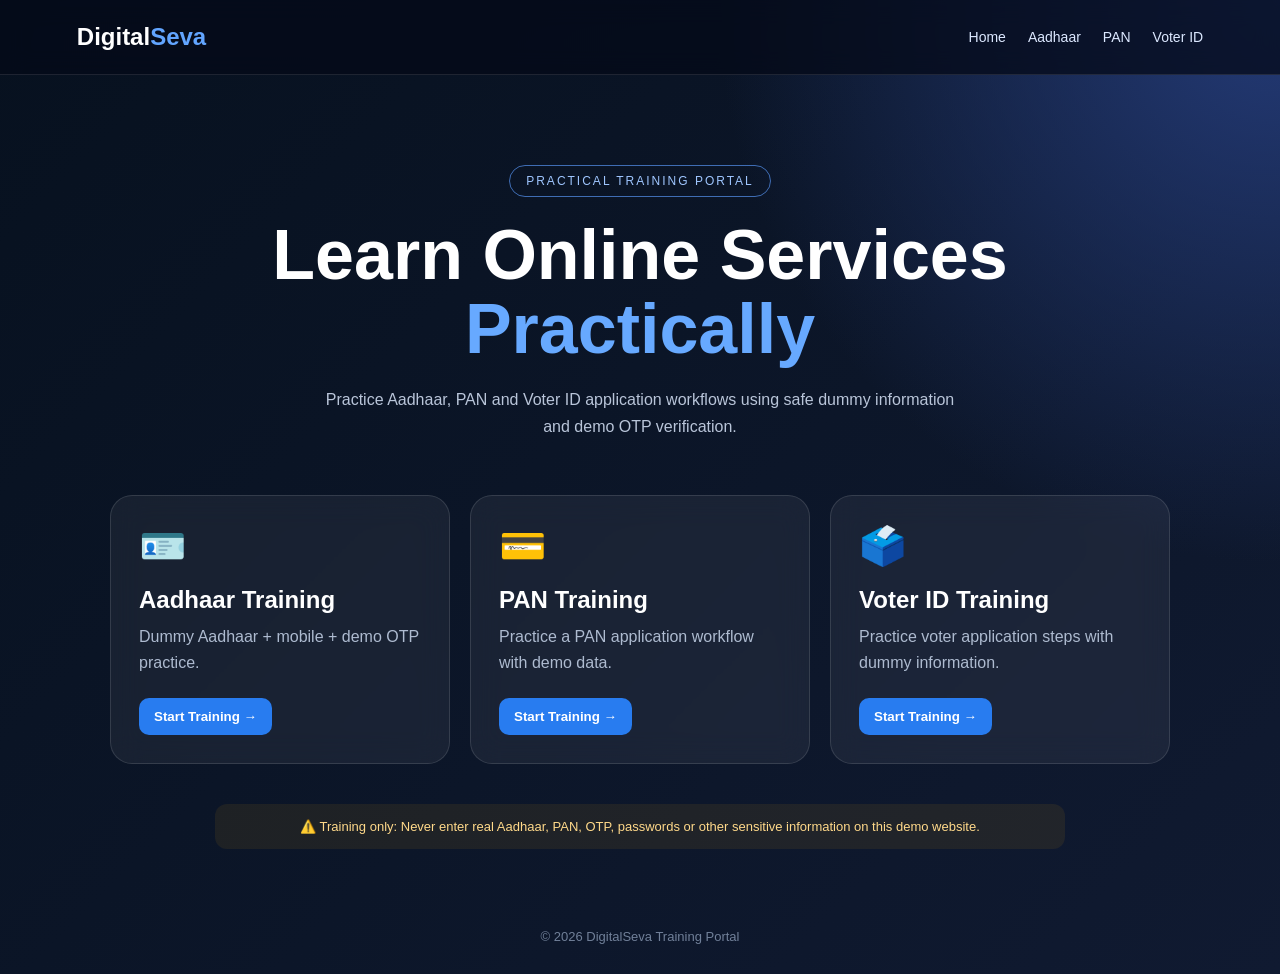
<file: index.html>
<!DOCTYPE html>
<html lang="en">
<head>
  <meta charset="UTF-8">
  <meta name="viewport" content="width=device-width, initial-scale=1.0">
  <title>Digital Seva Training</title>
  <link rel="stylesheet" href="style.css">
</head>
<body>

<header>
  <div class="logo">Digital<span>Seva</span></div>
  <nav>
    <a href="index.html">Home</a>
    <a href="aadhaar.html">Aadhaar</a>
    <a href="pan.html">PAN</a>
    <a href="voter.html">Voter ID</a>
  </nav>
</header>

<main class="hero">
  <div class="badge">PRACTICAL TRAINING PORTAL</div>
  <h1>Learn Online Services<br><span>Practically</span></h1>
  <p>
    Practice Aadhaar, PAN and Voter ID application workflows
    using safe dummy information and demo OTP verification.
  </p>

  <div class="cards">

    <a class="service-card" href="aadhaar.html">
      <div class="icon">🪪</div>
      <h2>Aadhaar Training</h2>
      <p>Dummy Aadhaar + mobile + demo OTP practice.</p>
      <button>Start Training →</button>
    </a>

    <a class="service-card" href="pan.html">
      <div class="icon">💳</div>
      <h2>PAN Training</h2>
      <p>Practice a PAN application workflow with demo data.</p>
      <button>Start Training →</button>
    </a>

    <a class="service-card" href="voter.html">
      <div class="icon">🗳️</div>
      <h2>Voter ID Training</h2>
      <p>Practice voter application steps with dummy information.</p>
      <button>Start Training →</button>
    </a>

  </div>

  <div class="notice">
    ⚠️ Training only: Never enter real Aadhaar, PAN, OTP, passwords or other
    sensitive information on this demo website.
  </div>
</main>

<footer>
  © 2026 DigitalSeva Training Portal
</footer>

</body>
</html>
</file>
<file: style.css>
* {
  box-sizing: border-box;
  margin: 0;
  padding: 0;
}

body {
  font-family: Arial, sans-serif;
  background:
    radial-gradient(circle at top right, #243b78 0, transparent 35%),
    linear-gradient(135deg, #07111f, #101a31);
  color: white;
  min-height: 100vh;
}

header {
  height: 75px;
  padding: 0 6%;
  display: flex;
  align-items: center;
  justify-content: space-between;
  border-bottom: 1px solid rgba(255,255,255,.1);
  background: rgba(5,10,25,.75);
  backdrop-filter: blur(12px);
}

.logo {
  font-size: 24px;
  font-weight: 800;
}

.logo span {
  color: #62a5ff;
}

nav {
  display: flex;
  gap: 22px;
}

nav a {
  color: #dce8ff;
  text-decoration: none;
  font-size: 14px;
}

nav a:hover {
  color: white;
}

.hero {
  max-width: 1100px;
  margin: auto;
  padding: 90px 20px 50px;
  text-align: center;
}

.badge {
  display: inline-block;
  padding: 8px 16px;
  border: 1px solid #3f6db4;
  border-radius: 50px;
  font-size: 12px;
  letter-spacing: 2px;
  color: #9fc6ff;
  margin-bottom: 22px;
}

h1 {
  font-size: clamp(38px, 7vw, 70px);
  line-height: 1.05;
  margin-bottom: 20px;
}

.hero h1 span {
  color: #67a9ff;
}

.hero > p {
  max-width: 650px;
  margin: auto;
  color: #b9c5d9;
  line-height: 1.7;
}

.cards {
  display: grid;
  grid-template-columns: repeat(3, 1fr);
  gap: 20px;
  margin-top: 55px;
}

.service-card {
  text-decoration: none;
  color: white;
  text-align: left;
  padding: 28px;
  border: 1px solid rgba(255,255,255,.12);
  border-radius: 22px;
  background: rgba(255,255,255,.06);
  backdrop-filter: blur(15px);
  transition: .25s;
}

.service-card:hover {
  transform: translateY(-7px);
  border-color: #589aff;
  background: rgba(255,255,255,.09);
}

.icon {
  font-size: 38px;
  margin-bottom: 18px;
}

.icon.big {
  font-size: 50px;
}

.service-card h2 {
  margin-bottom: 10px;
}

.service-card p {
  color: #aebbd0;
  line-height: 1.6;
  margin-bottom: 22px;
}

.service-card button,
.input-row button {
  border: 0;
  padding: 11px 15px;
  border-radius: 10px;
  background: #287cf0;
  color: white;
  cursor: pointer;
  font-weight: bold;
}

.notice {
  margin: 40px auto 0;
  padding: 15px;
  max-width: 850px;
  border-radius: 12px;
  background: rgba(255,180,0,.08);
  color: #ffd98a;
  font-size: 13px;
}

.form-page {
  max-width: 650px;
  margin: auto;
  padding: 60px 20px;
}

.form-box {
  background: rgba(255,255,255,.07);
  border: 1px solid rgba(255,255,255,.13);
  border-radius: 25px;
  padding: 35px;
  backdrop-filter: blur(16px);
}

.form-box h1 {
  font-size: 34px;
}

.subtitle {
  color: #aebbd0;
  line-height: 1.6;
  margin-bottom: 30px;
}

label {
  display: block;
  margin: 18px 0 8px;
  font-size: 14px;
  color: #dbe6f7;
}

.input-row {
  display: flex;
  gap: 10px;
}

input {
  width: 100%;
  padding: 14px;
  border-radius: 10px;
  border: 1px solid #34445e;
  background: #0b1425;
  color: white;
  outline: none;
}

.primary {
  width: 100%;
  margin-top: 22px;
  padding: 14px;
  border: 0;
  border-radius: 11px;
  background: #287cf0;
  color: white;
  font-weight: bold;
  cursor: pointer;
}

.primary:hover,
.input-row button:hover {
  background: #4991ff;
}

.otp-box {
  margin-top: 25px;
  padding: 20px;
  border-radius: 15px;
  background: rgba(40,124,240,.1);
  border: 1px solid rgba(40,124,240,.35);
}

.otp-box strong {
  display: block;
  font-size: 30px;
  letter-spacing: 7px;
  text-align: center;
  margin: 15px 0;
  color: #7eb6ff;
}

.hidden {
  display: none;
}

.result {
  margin-top: 20px;
  padding: 15px;
  border-radius: 12px;
  line-height: 1.6;
}

.result a {
  color: #83baff;
}

.success {
  background: rgba(30,180,100,.12);
  border: 1px solid rgba(30,180,100,.35);
}

.error {
  background: rgba(230,60,60,.12);
  border: 1px solid rgba(230,60,60,.35);
}

.permission-card {
  padding: 20px;
  border-radius: 15px;
  background: rgba(255,255,255,.05);
  margin-bottom: 20px;
}

.checkbox {
  display: flex;
  align-items: center;
  gap: 10px;
}

.checkbox input {
  width: auto;
}

.back {
  display: block;
  margin-top: 25px;
  color: #9fc6ff;
  text-decoration: none;
}

footer {
  text-align: center;
  padding: 30px;
  color: #718099;
  font-size: 13px;
}

@media (max-width: 800px) {
  nav {
    gap: 10px;
  }

  nav a {
    font-size: 11px;
  }

  .cards {
    grid-template-columns: 1fr;
  }

  .hero {
    padding-top: 55px;
  }

  .form-box {
    padding: 25px 20px;
  }

  .input-row {
    flex-direction: column;
  }

  .input-row button {
    width: 100%;
  }
}
</file>
